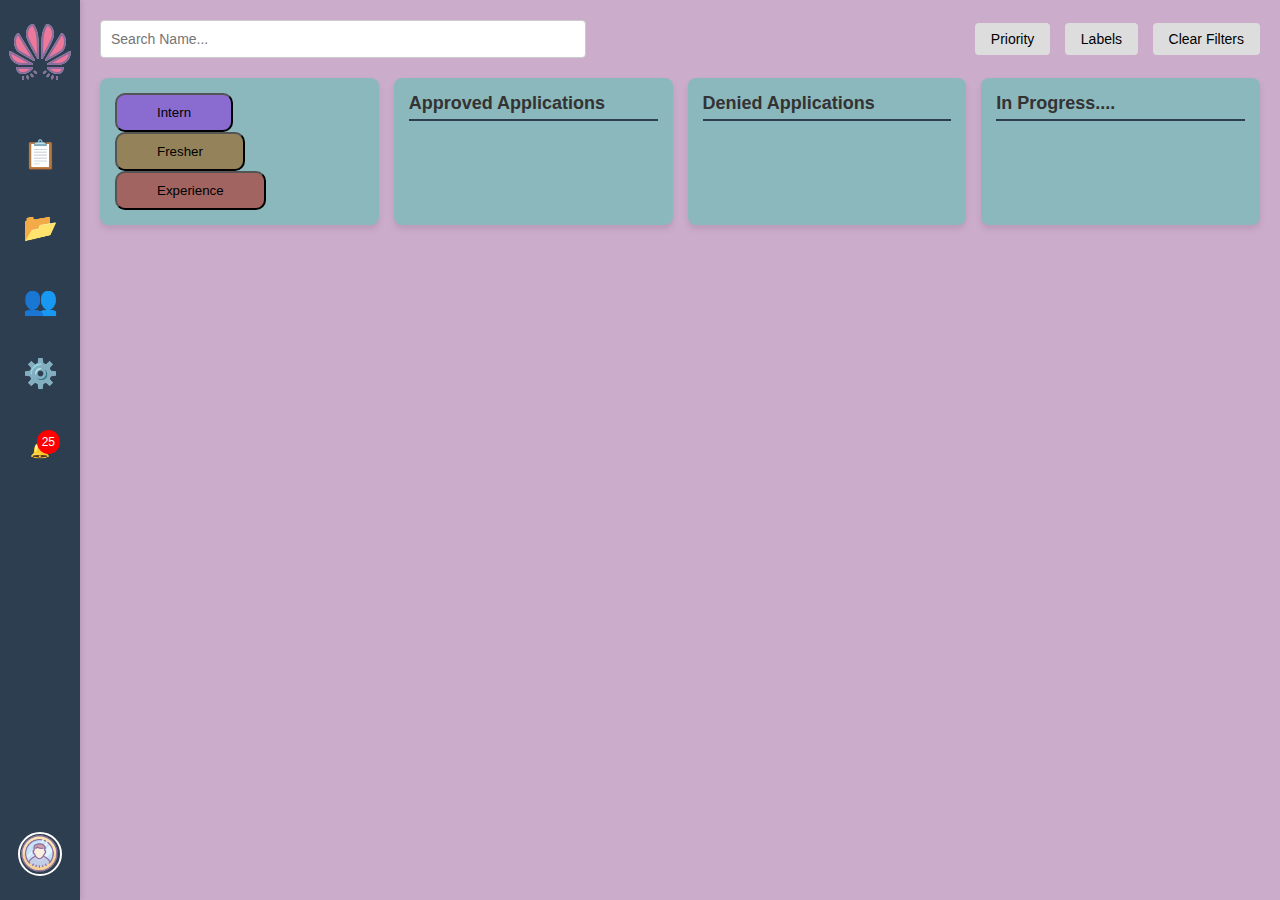
<file: Admin.html>
<!DOCTYPE html>
<html lang="en">
<head>
    <meta charset="UTF-8">
    <meta name="viewport" content="width=device-width, initial-scale=1.0">
    <title>Task Management Board</title>
    <link rel="stylesheet" href="Admin.css">
</head>
<body>
    <div class="container">
        <!-- Sidebar -->
        <div class="sidebar">
            <div class="logo">
                <img src="/assest/admin-logo.png" alt="Logo" class="logo-icon">
            </div>
            <div class="menu">
                <div class="menu-icon">📋</div>
                <div class="menu-icon">📂</div>
                <div class="menu-icon">👥</div>
                <div class="menu-icon">⚙️</div>
            </div>
            <div class="notifications">
                <span class="badge" style="display: block;">25</span>
                <div class="notification-icon">🔔</div>
            </div>
            <div class="user">
                <img src="/assest/admin-profile.png"  class="admin-profile">
            </div>
        </div>

        <!-- Main Content -->


            <div class="main-content">
                <div class="header">
                    <input type="text" placeholder="Search Name..." class="search-bar">
                    <div class="filters">
                        <button class="filter-btn">Priority</button>
                        <button class="filter-btn">Labels</button>
                        <button class="filter-btn">Clear Filters</button>
                    </div>
                </div>
            
                <!-- Tabs for selecting Intern, Fresher, Experience -->
             
            
                <div class="task-board">
                    <!-- Column: Intern/Fresher/Experience -->
                    <div class="column">
                  <div class="tabs">
                    <button id="internTab" class="tab-btn">Intern</button>
                    <button id="fresherTab" class="tab-btn">Fresher</button>
                    <button id="experienceTab" class="tab-btn">Experience</button>
                   </div>
                      
                        <div id="internFresherExperience"></div>
                    </div>
            
                    <!-- Column: Approved Applications -->
                    <div class="column">
                        <h3>Approved Applications</h3>
                        <div id="approvedApplications"></div>
                    </div>
            
                    <!-- Column: Denied Applications -->
                    <div class="column">
                        <h3>Denied Applications</h3>
                        <div id="deniedApplications"></div>
                    </div>
            
                    <!-- Column: In-Progress Applications -->
                    <div class="column">
                        <h3>In Progress....</h3>
                        <div id="inProgressApplications"></div>
                    </div>
                </div>
            </div>
            
        </div>
    </div>
    <script src="Admin.js"></script>
</body>
</html>
</file>
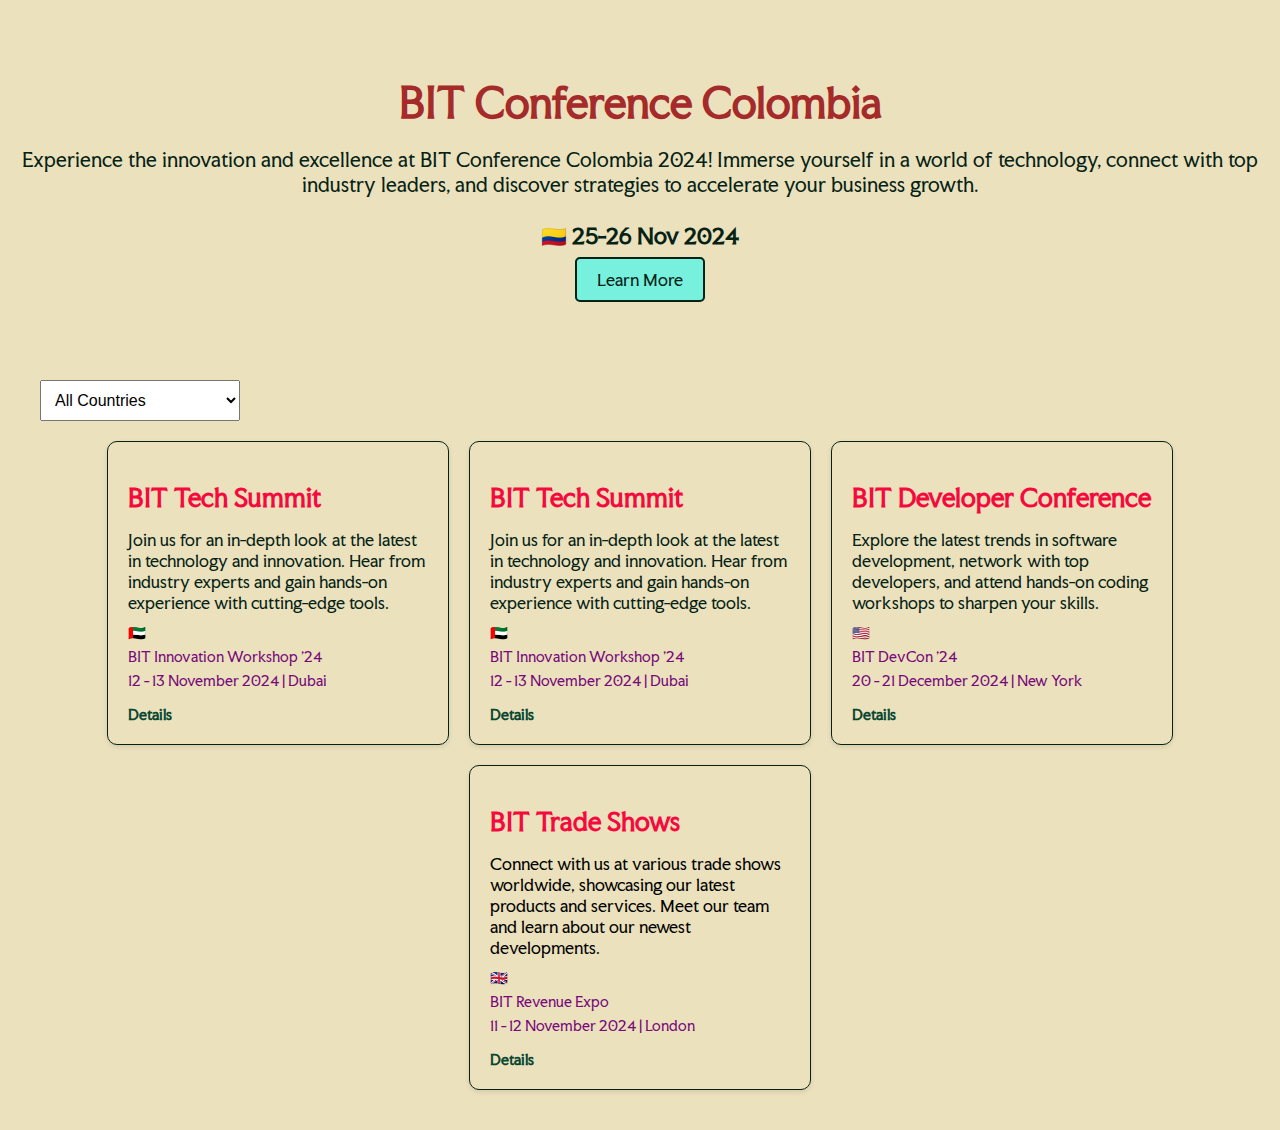
<file: company.html>
<!DOCTYPE html>
<html lang="en">
<head>
<meta charset="UTF-8">
<meta name="viewport" content="width=device-width, initial-scale=1.0">
<title>BIT Company Events</title>
<link rel="stylesheet" href="company.css">
<link rel="preconnect" href="https://fonts.googleapis.com">
<link rel="preconnect" href="https://fonts.gstatic.com" crossorigin>
<link href="https://fonts.googleapis.com/css2?family=Faculty+Glyphic&family=Nunito:ital,wght@0,200..1000;1,200..1000&display=swap" rel="stylesheet">
</head>
<body>

<!-- Hero Section for BIT Event -->
<div class="hero-section-bit">
    <div class="event-info-bit">
        <h1>BIT Conference Colombia</h1>
        <p>Experience the innovation and excellence at BIT Conference Colombia 2024! 
           Immerse yourself in a world of technology, connect with top industry leaders, 
           and discover strategies to accelerate your business growth.</p>
        <div class="event-date-bit">
            <span class="flag-icon">🇨🇴</span>
            <span>25-26 Nov 2024</span>
        </div>
        <a href="#" class="learn-more-bit"  style="background-color: rgba(0, 255, 255, 0.493);">Learn More</a>
    </div>
</div>

<!-- Events Information Section -->
<div class="events-section-bit">
    <div class="events-dropdown">
        <select>
            <option value="all">All Countries</option>
            <option value="us">United States</option>
            <option value="colombia">Colombia</option>
            <option value="uae">UAE</option>
            <option value="uk">UK</option>
        </select>
    </div>

    <div class="events-grid">
        <!-- BIT Events Card -->
        <div class="event-card-bit" >
            <h2>BIT Tech Summit</h2>
            <p>Join us for an in-depth look at the latest in technology and innovation. 
               Hear from industry experts and gain hands-on experience with cutting-edge tools.</p>
            <div class="event-detail-bit">
                <span>🇦🇪</span>
                <span>BIT Innovation Workshop '24</span>
                <span>12 - 13 November 2024 | Dubai</span>
                <a href="#" class="details-link-bit">Details</a>
            </div>
        </div>

        <div class="event-card-bit">
            <h2>BIT Tech Summit</h2>
            <p>Join us for an in-depth look at the latest in technology and innovation. 
               Hear from industry experts and gain hands-on experience with cutting-edge tools.</p>
            <div class="event-detail-bit">
                <span>🇦🇪</span>
                <span>BIT Innovation Workshop '24</span>
                <span>12 - 13 November 2024 | Dubai</span>
                <a href="#" class="details-link-bit">Details</a>
            </div>
        </div>

        <!-- Event Card 2 -->
        <div class="event-card-bit">
            <h2>BIT Developer Conference</h2>
            <p>Explore the latest trends in software development, network with top developers, 
               and attend hands-on coding workshops to sharpen your skills.</p>
            <div class="event-detail-bit">
                <span>🇺🇸</span>
                <span>BIT DevCon '24</span>
                <span>20 - 21 December 2024 | New York</span>
                <a href="#" class="details-link-bit">Details</a>
            </div>
        </div>

        <!-- BIT Trade Shows Card -->
        <div class="event-card-bit" style="color: #010202;">
            <h2 >BIT Trade Shows</h2>
            <p>Connect with us at various trade shows worldwide, showcasing our latest products 
               and services. Meet our team and learn about our newest developments.</p>
            <div class="event-detail-bit">
                <span>🇬🇧</span>
                <span>BIT Revenue Expo</span>
                <span>11 - 12 November 2024 | London</span>
                <a href="#" class="details-link-bit" >Details</a>
            </div>
        </div>
    </div>
</div>

</body>
</html>
</file>
<file: Admin.css>
/* General Styles */
body {
    margin: 0;
    font-family: Arial, sans-serif;
    display: flex;
    height: 100vh;
    background-color: #690a6556;
}

.container {
    display: flex;
    width: 100%;
}

/* Sidebar Styles */
.sidebar {
    width: 80px;
    background-color: #2d3e50;
    color: white;
    display: flex;
    flex-direction: column;
    align-items: center;
    padding: 20px 0;
    box-shadow: 2px 0 5px rgba(0, 0, 0, 0.1);
}

.logo-icon {
    font-size: 32px;
    margin-bottom: 20px;
}

.menu-icon {
    font-size: 28px;
    margin: 20px 0;
    cursor: pointer;
    padding: 10px;
    transition: background 0.3s ease;
}

.menu-icon:hover {
    background: rgba(255, 255, 255, 0.1);
    border-radius: 50%;
}

.notifications {
    position: relative;
    margin-top: 20px;
}

.badge {
    position: absolute;
    top: -10px;
    right: -10px;
    background: red;
    color: white;
    padding: 5px;
    border-radius: 50%;
    font-size: 12px;
}

.user {
    margin-top: auto;
}

.user img {
    width: 40px;
    height: 40px;
    border-radius: 50%;
    border: 2px solid white;
}

/* Main Content */
.main-content {
    flex: 1;
    padding: 20px;
    display: flex;
    flex-direction: column;
    overflow-y: auto;
}

.header {
    display: flex;
    justify-content: space-between;
    align-items: center;
    margin-bottom: 20px;
}

.search-bar {
    width: 40%;
    padding: 10px;
    font-size: 14px;
    border: 1px solid #ccc;
    border-radius: 4px;
}

.filters button {
    margin-left: 10px;
    padding: 8px 16px;
    font-size: 14px;
    background: #ddd;
    border: none;
    border-radius: 4px;
    cursor: pointer;
    transition: background 0.3s ease;
}

.filters button:hover {
    background: #bbb;
}

/* Task Board */
.task-board {
    display: flex;
    gap: 15px;
    /* background-color: burlywood; */
}

.column {
    background: rgba(27, 207, 162, 0.363);
    border-radius: 8px;
    padding: 15px;
    width: 24%; /* Four columns */
    box-shadow: 0 4px 6px rgba(0, 0, 0, 0.1);
    display: flex;
    flex-direction: column;
}

.column h3 {
    margin: 0;
    font-size: 18px;
    color: #333;
    margin-bottom: 10px;
    border-bottom: 2px solid #2d3e50;
    padding-bottom: 5px;
}

.task {
    background: #f9f9f9;
    border: 1px solid #ddd;
    padding: 10px;
    border-radius: 4px;
    margin-bottom: 10px;
    display: flex;
    flex-direction: column;
}

.task h4 {
    margin: 0;
    font-size: 16px;
    color: #2d3e50;
}

.task p {
    margin: 5px 0;
    font-size: 14px;
    color: #666;
}

.task .date {
    font-size: 12px;
    color: gray;
    text-align: right;
}

/* Scrollable Content for Columns */
.column {
    overflow-y: auto;
    max-height: calc(100vh - 140px); /* Adjust based on header height */
}

.column::-webkit-scrollbar {
    width: 8px;
}

.column::-webkit-scrollbar-thumb {
    background: #ddd;
    border-radius: 4px;
}

.column::-webkit-scrollbar-thumb:hover {
    background: #bbb;
}



/* TAB BUTTON  */
.tab-btn{
    padding: 10px 40px;
}


.tabs #internTab{
   background-color: rgba(137, 43, 226, 0.541);
   border-radius: 10px;
}
.tabs #fresherTab{
    background-color: rgba(156, 87, 7, 0.541);
    border-radius: 10px;
 }
 .tabs #experienceTab{
    background-color: rgba(180, 30, 19, 0.541);
    border-radius: 10px;
 }


 #internFresherExperience{
    /* background-color: rgba(220, 20, 60, 0.377); */
 }
</file>
<file: company.css>
/* General Styles */
body {

    margin: 0;
    padding: 0;
    color: #2c3e50;
    /* background-image: url("https://t4.ftcdn.net/jpg/10/03/66/03/240_F_1003660395_TYiiiahjSBS4Dj4YPd5EGxCFvbPlUWg8.jpg"); */
    background-repeat: no-repeat;
    background-size: cOVER;
    font-family: "Faculty Glyphic", serif;
    font-weight: 400;
    font-style: normal;
    background-color: #be971749;
  
}

/* Hero Section for BIT */
.hero-section-bit {
    /* background-image: linear-gradient(to right, #0a74da, #54a0ff); */
    color: #052215;
    padding: 50px 20px;
    text-align: center;
}

.event-info-bit h1 {
    font-size: 2.5rem;
    margin-bottom: 15px;
    color: brown;
}

.event-info-bit p {
    font-size: 1.2rem;
    margin-bottom: 25px;
}

.event-date-bit {
    font-size: 1.3rem;
    font-weight: bold;
    margin-bottom: 20px;
}

.learn-more-bit {
    color: #052215;
    text-decoration: none;
    padding: 10px 20px;
    border: 2px solid #052215;
    border-radius: 5px;
    transition: 0.3s;
}

.learn-more-bit:hover {
   
    color: #17be73;
}

/* Events Section for BIT */
.events-section-bit {
    padding: 40px;
    color: #052215;
    /* background-color: #f8f9fa; */
}

.events-dropdown select {
    padding: 10px;
    font-size: 1rem;
    width: 200px;
    margin-bottom: 20px;
}

.events-grid {
    display: flex;
    gap: 20px;
    justify-content: center;
    flex-wrap: wrap;
    cursor: pointer;
}

.event-card-bit {
    /* background-color: #fff; */
    padding: 20px;
    border: 1px solid #052215;
    border-radius: 10px;
    width: 300px;
    box-shadow: 0 2px 5px rgba(0, 0, 0, 0.1);
}
.events-grid  :hover{
    transition: cubic-bezier(0.075, 0.82, 0.165, 1);
    background-color: #0747321c;
}

.event-card-bit h2 {
    font-size: 1.5rem;
    margin-bottom: 10px;
    color: #f50a3d;
}

.event-card-bit p {
    font-size: 1rem;
    margin-bottom: 10px;
}

.event-detail-bit {
    font-size: 0.9rem;
    display: flex;
    flex-direction: column;
    gap: 5px;
    color: rgb(119, 9, 122);
}

.details-link-bit {
    color: #074732;
    text-decoration: none;
    font-weight: bold;
    margin-top: 10px;
}

.details-link-bit:hover {
    text-decoration: underline;
}
</file>
